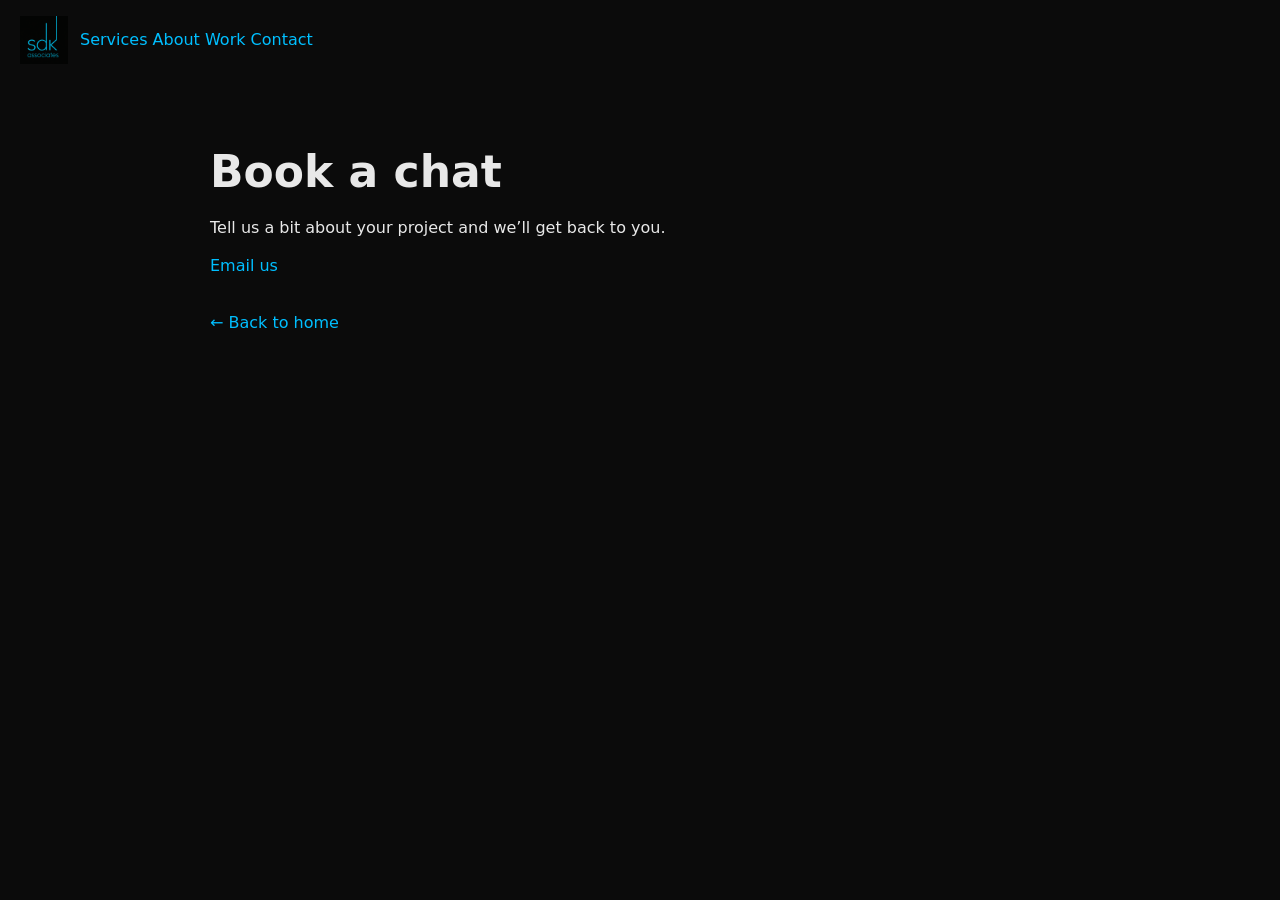
<file: contact.html>
<!doctype html>
<html lang="en">
<head>
  <meta charset="utf-8" />
  <meta name="viewport" content="width=device-width, initial-scale=1" />
  <title>Book a chat · SDK Associates</title>

  <!-- Site CSS + Fonts -->
  <link rel="stylesheet" href="assets/style.css">
  <link href="https://fonts.googleapis.com/css2?family=Inter:wght@300;400;600;800&display=swap" rel="stylesheet">
</head>
<body>
  <header class="nav" style="padding:1rem 1.25rem;">
    <a href="index.html" class="logo">
      <img src="assets/sdkassociates_logo.png" alt="SDK Associates" class="logo-img">
    </a>
    <nav style="float:right; gap:1rem;">
      <a href="services.html">Services</a>
      <a href="about.html">About</a>
      <a href="work.html">Work</a>
      <a href="contact.html">Contact</a>
    </nav>
  </header>

  <main class="container" style="max-width:900px; margin:4rem auto;">
    <h1>Book a chat</h1>
    <p>Tell us a bit about your project and we’ll get back to you.</p>

    <!-- Replace with your real email or scheduling link -->
    <p><a class="button primary" href="mailto:hello@sdkassociates.com.au">Email us</a></p>

    <p style="margin-top:2rem;"><a href="index.html">← Back to home</a></p>
  </main>
</body>
</html>
</file>
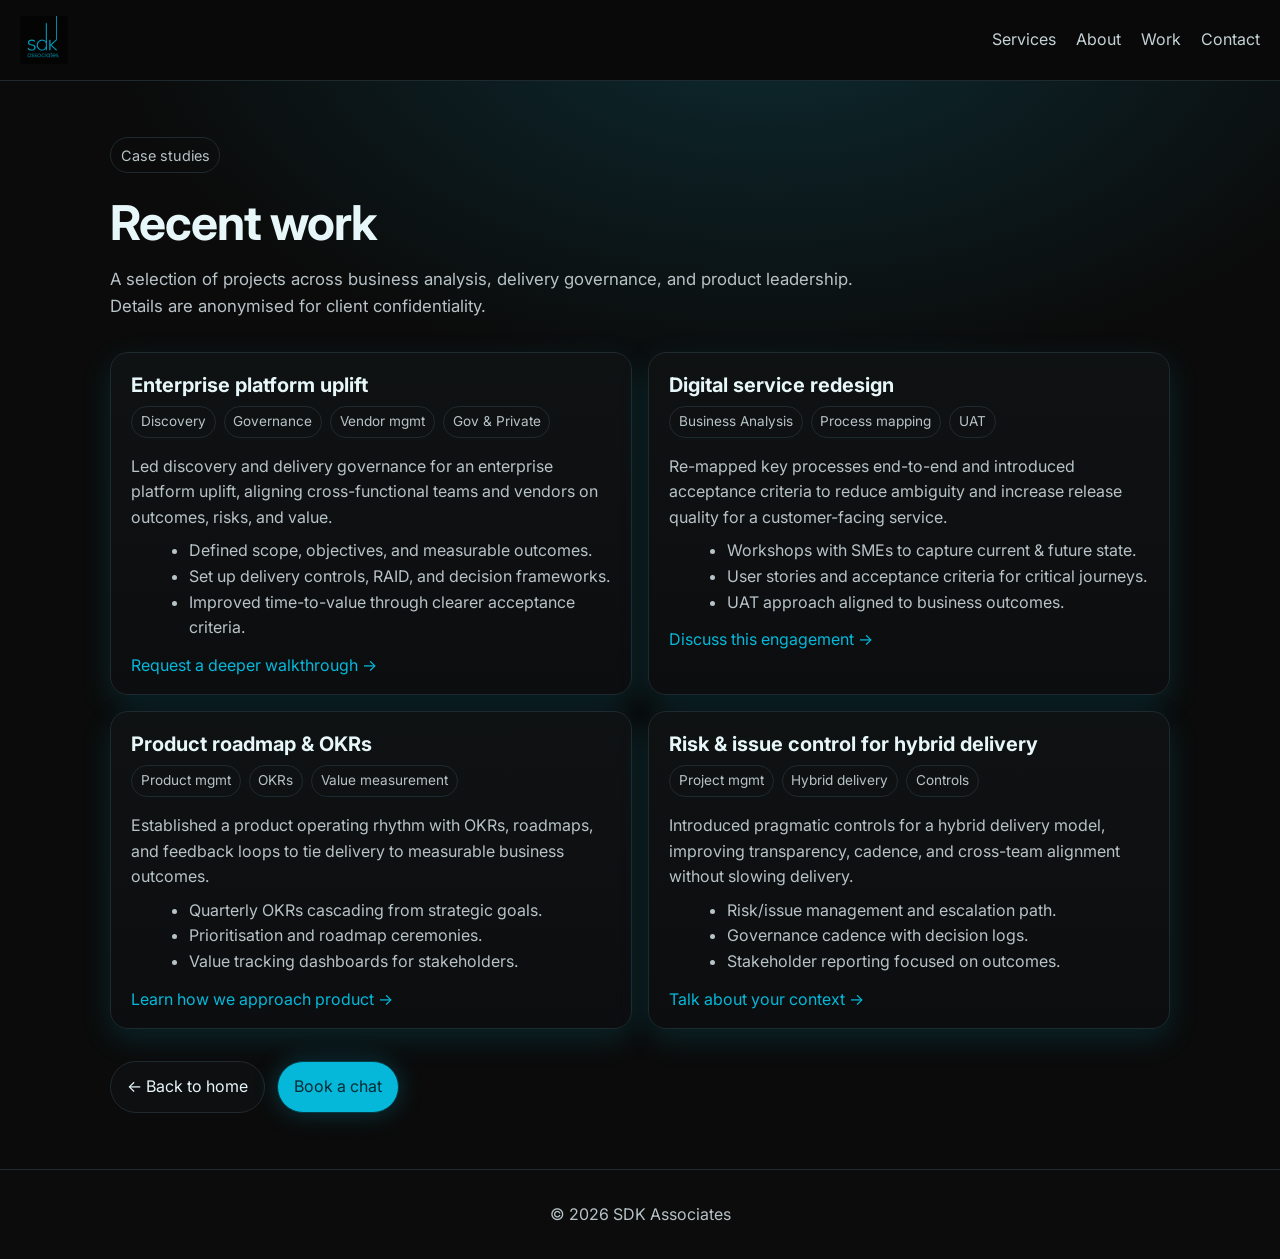
<file: work.html>
<!doctype html>
<html lang="en">
<head>
  <meta charset="utf-8" />
  <meta name="viewport" content="width=device-width, initial-scale=1" />
  <title>Recent work · SDK Associates</title>
  <meta name="description" content="Case studies and recent work from SDK Associates — Business Analysis, Project & Product Management." />
  <meta property="og:title" content="Recent work · SDK Associates" />
  <meta property="og:description" content="Case studies and recent work from SDK Associates — Business Analysis, Project & Product Management." />
  <meta property="og:image" content="assets/sdkassociates_logo.png" />
  <meta property="og:type" content="website" />

  <!-- Site CSS + Fonts -->
  <link rel="stylesheet" href="assets/style.css">
  <link href="https://fonts.googleapis.com/css2?family=Inter:wght@300;400;600;800&display=swap" rel="stylesheet">

  <!-- Page styles (kept light so it fits your theme) -->
  <style>
    :root {
      --bg:#0b0b0b;
      --ink:#e6f6f9;
      --muted:#b8c3c7;
      --brand:#05b8da;
      --card:#111;
      --line:#1f2a2e;
      --shadow: 0 10px 30px rgba(5,184,218,.15);
      --radius: 18px;
    }
    * { box-sizing: border-box; }

    html, body {
      margin: 0;
      color: var(--ink);
      background: radial-gradient(1200px 700px at 60% 0%, #0d2b31 0%, #0b0b0b 55%);
      font-family: Inter, system-ui, -apple-system, Segoe UI, Roboto, Helvetica, Arial, sans-serif;
    }

    /* Header / nav */
    header.nav {
      display: flex;
      align-items: center;
      justify-content: space-between;
      gap: 1rem;
      padding: 1rem 1.25rem;
      background: #090909;
      border-bottom: 1px solid var(--line);
      position: sticky;
      top: 0;
      z-index: 10;
    }
    header .logo { display: inline-flex; align-items: center; gap: .6rem; text-decoration: none; }
    header nav a {
      color: var(--ink);
      text-decoration: none;
      opacity: .85;
      margin-left: 1rem;
    }
    header nav a:hover { opacity: 1; color: var(--brand); }

    /* Layout */
    .container {
      max-width: 1100px;
      margin: 3.5rem auto;
      padding: 0 1.25rem;
    }
    .kicker {
      display:inline-block;
      font-size: .9rem;
      color: var(--muted);
      border: 1px solid var(--line);
      padding: .35rem .6rem;
      border-radius: 999px;
      margin-bottom: 1rem;
    }
    h1 {
      font-size: clamp(2rem, 3.8vw, 3rem);
      line-height: 1.1;
      margin: .5rem 0 1rem;
      letter-spacing: -.02em;
    }
    p.lead {
      color: var(--muted);
      font-size: 1.05rem;
      max-width: 70ch;
    }

    /* Cards */
    .grid {
      display: grid;
      grid-template-columns: repeat(12, 1fr);
      gap: 1rem;
      margin-top: 2rem;
    }
    .card {
      grid-column: span 12;
      background: linear-gradient(180deg, #0f1213, #0c0d0f);
      border: 1px solid var(--line);
      border-radius: var(--radius);
      box-shadow: var(--shadow);
      padding: 1.25rem 1.25rem 1rem;
    }
    @media (min-width: 840px) {
      .card { grid-column: span 6; }
    }
    .card h2 { margin: 0 0 .5rem; font-size: 1.25rem; }
    .meta {
      display:flex; flex-wrap:wrap; gap:.5rem;
      margin:.35rem 0 1rem;
    }
    .tag {
      border: 1px solid var(--line);
      color: var(--muted);
      padding: .25rem .55rem;
      border-radius: 999px;
      font-size: .85rem;
    }
    .card p { color: var(--muted); margin: .5rem 0; }
    .card ul { margin: .35rem 0 .75rem 1.1rem; color: var(--muted); }
    .card a { color: var(--brand); text-decoration: none; }
    .card a:hover { text-decoration: underline; }

    /* Footer */
    footer {
      border-top: 1px solid var(--line);
      color: var(--muted);
      padding: 2rem 1.25rem;
      text-align: center;
      margin-top: 3rem;
    }

    /* Buttons (reuse look from home) */
    .button {
      display:inline-block;
      padding:.75rem 1rem;
      border-radius: 999px;
      border:1px solid var(--line);
      background:#0d0f10;
      color:var(--ink);
      text-decoration:none;
    }
    .button.primary {
      background: var(--brand);
      color: #032c33;
      border: 1px solid #043b44;
      box-shadow: 0 0 24px rgba(5,184,218,.25);
    }
  </style>
</head>
<body>
  <header class="nav">
    <a href="index.html" class="logo" aria-label="SDK Associates home">
      <img src="assets/sdkassociates_logo.png" alt="SDK Associates" class="logo-img">
    </a>
    <nav>
      <a href="services.html">Services</a>
      <a href="about.html">About</a>
      <a href="work.html" aria-current="page">Work</a>
      <a href="contact.html">Contact</a>
    </nav>
  </header>

  <main class="container">
    <span class="kicker">Case studies</span>
    <h1>Recent work</h1>
    <p class="lead">
      A selection of projects across business analysis, delivery governance,
      and product leadership. Details are anonymised for client confidentiality.
    </p>

    <section class="grid">
      <!-- Case study 1 -->
      <article class="card">
        <h2>Enterprise platform uplift</h2>
        <div class="meta">
          <span class="tag">Discovery</span>
          <span class="tag">Governance</span>
          <span class="tag">Vendor mgmt</span>
          <span class="tag">Gov &amp; Private</span>
        </div>
        <p>
          Led discovery and delivery governance for an enterprise platform uplift,
          aligning cross-functional teams and vendors on outcomes, risks, and value.
        </p>
        <ul>
          <li>Defined scope, objectives, and measurable outcomes.</li>
          <li>Set up delivery controls, RAID, and decision frameworks.</li>
          <li>Improved time-to-value through clearer acceptance criteria.</li>
        </ul>
        <a href="#" aria-disabled="true">Request a deeper walkthrough →</a>
      </article>

      <!-- Case study 2 -->
      <article class="card">
        <h2>Digital service redesign</h2>
        <div class="meta">
          <span class="tag">Business Analysis</span>
          <span class="tag">Process mapping</span>
          <span class="tag">UAT</span>
        </div>
        <p>
          Re-mapped key processes end-to-end and introduced acceptance criteria
          to reduce ambiguity and increase release quality for a customer-facing service.
        </p>
        <ul>
          <li>Workshops with SMEs to capture current &amp; future state.</li>
          <li>User stories and acceptance criteria for critical journeys.</li>
          <li>UAT approach aligned to business outcomes.</li>
        </ul>
        <a href="#" aria-disabled="true">Discuss this engagement →</a>
      </article>

      <!-- Case study 3 -->
      <article class="card">
        <h2>Product roadmap &amp; OKRs</h2>
        <div class="meta">
          <span class="tag">Product mgmt</span>
          <span class="tag">OKRs</span>
          <span class="tag">Value measurement</span>
        </div>
        <p>
          Established a product operating rhythm with OKRs, roadmaps, and feedback loops
          to tie delivery to measurable business outcomes.
        </p>
        <ul>
          <li>Quarterly OKRs cascading from strategic goals.</li>
          <li>Prioritisation and roadmap ceremonies.</li>
          <li>Value tracking dashboards for stakeholders.</li>
        </ul>
        <a href="#" aria-disabled="true">Learn how we approach product →</a>
      </article>

      <!-- Case study 4 -->
      <article class="card">
        <h2>Risk &amp; issue control for hybrid delivery</h2>
        <div class="meta">
          <span class="tag">Project mgmt</span>
          <span class="tag">Hybrid delivery</span>
          <span class="tag">Controls</span>
        </div>
        <p>
          Introduced pragmatic controls for a hybrid delivery model, improving transparency,
          cadence, and cross-team alignment without slowing delivery.
        </p>
        <ul>
          <li>Risk/issue management and escalation path.</li>
          <li>Governance cadence with decision logs.</li>
          <li>Stakeholder reporting focused on outcomes.</li>
        </ul>
        <a href="#" aria-disabled="true">Talk about your context →</a>
      </article>
    </section>

    <p style="margin-top:2rem;">
      <a class="button" href="index.html">← Back to home</a>
      <a class="button primary" href="contact.html" style="margin-left:.5rem;">Book a chat</a>
    </p>
  </main>

  <footer>
    © <span id="y"></span> SDK Associates
  </footer>

  <script>
    document.getElementById('y').textContent = new Date().getFullYear();
  </script>
</body>
</html>
</file>
<file: assets/style.css>
/* Logo styling */
.logo-img {
  width: 300px;   /* Adjust as needed */
  height: auto;   /* Keeps proportions */
}

/* Header logo sizing */
header .logo img,
.logo img,
.logo-img {
  height: 48px;   /* try 48–64px */
  width: auto;
}

/* --------- Base / Reset --------- */
* { box-sizing: border-box; }
html { scroll-behavior: smooth; }
:root{
  --bg:#0b0b0b;           /* site background */
  --surface:#131313;      /* card/section bg */
  --text:#e8e8e8;         /* body text */
  --muted:#b9b9b9;        /* secondary text */
  --brand:#00bfff;        /* theme blue */
  --brand-dk:#009acd;     /* hover blue */
  --border:#222;          /* subtle borders */
  --radius:12px;
  --maxw:1200px;
}
body{
  margin:0;
  font-family: system-ui, -apple-system, Segoe UI, Roboto, "Helvetica Neue", Arial, "Noto Sans", "Liberation Sans", sans-serif;
  color:var(--text);
  background:var(--bg);
  line-height:1.6;
}

/* --------- Layout helpers --------- */
.container{
  width:100%;
  max-width:var(--maxw);
  margin:0 auto;
  padding:0 20px;
}

.section{
  padding:64px 0;
  border-top:1px solid var(--border);
}
.section--tight{ padding:36px 0; }

.grid{
  display:grid;
  gap:20px;
}
.grid-2{ grid-template-columns: repeat(2, minmax(0,1fr)); }
.grid-3{ grid-template-columns: repeat(3, minmax(0,1fr)); }

.card{
  background:var(--surface);
  border:1px solid var(--border);
  border-radius:var(--radius);
  padding:20px;
}

h1,h2,h3{ line-height:1.25; margin:0 0 16px; }
h1{ font-size:clamp(28px, 4.5vw, 44px); }
h2{ font-size:clamp(22px, 3.2vw, 32px); }
h3{ font-size:clamp(18px, 2.6vw, 24px); }
p{ margin:0 0 12px; color:var(--text); }

/* --------- Buttons & links --------- */
a{ color:var(--brand); text-decoration:none; }
a:hover{ color:var(--brand-dk); }
.btn{
  display:inline-block;
  padding:10px 18px;
  background:var(--brand);
  color:#fff;
  border-radius:8px;
  border:1px solid transparent;
  transition:transform .2s ease, background .2s ease, box-shadow .2s ease;
  text-align:center;
}
.btn:hover{ background:var(--brand-dk); transform:translateY(-2px); }

/* --------- Header / Nav --------- */
.site-header{
  position:sticky; top:0; z-index:50;
  background:rgba(11,11,11,.85);
  backdrop-filter:saturate(180%) blur(8px);
  border-bottom:1px solid var(--border);
}
.navbar{
  display:flex; align-items:center; justify-content:space-between;
  gap:16px; padding:12px 0;
}
.logo{
  display:flex;
  align-items:center;
  gap:.6rem;
  font-weight:700;
  margin-left:0;   /* keep it left */
}

.logo-img{ max-width:120px; height:auto; display:block; }
.nav-links{
  display:flex; flex-wrap:wrap; gap:14px;
}
.nav-links a{
  color:var(--text);
  padding:8px 10px;
  border-radius:8px;
}
.nav-links a:hover{ background:#1a1a1a; }

/* Small-screen nav (checkbox hamburger, no JS) */
.nav-toggle{ display:none; }
.nav-burger{ display:none; cursor:pointer; padding:8px 10px; border:1px solid var(--border); border-radius:8px; }
.nav-burger span{ display:block; width:22px; height:2px; background:var(--text); margin:5px 0; }

/* --------- Hero --------- */
.hero{
  display:grid; gap:20px; align-items:center;
  grid-template-columns: 1.2fr .8fr;
}
.hero .hero-img{
  width:100%; height:auto; border-radius:var(--radius);
  border:1px solid var(--border);
}

/* --------- “Services / About / Work” cards --------- */
.item{
  display:flex; flex-direction:column; gap:8px;
}
.item h3{ margin-bottom:6px; }
.item p{ color:var(--muted); }

/* --------- Contact --------- */
.form{
  display:grid; gap:12px;
}
.input, .textarea{
  width:100%;
  padding:12px 14px;
  background:#0f0f0f;
  border:1px solid var(--border);
  border-radius:8px; color:var(--text);
}
.textarea{ min-height:120px; resize:vertical; }

/* --------- Footer --------- */
footer{
  border-top:1px solid var(--border);
  background:#0c0c0c;
}
.footer-content{
  display:flex; gap:24px; justify-content:space-between; align-items:flex-start;
}
.footer-col{ flex:1; min-width:240px; }
.footer-bottom{
  border-top:1px solid var(--border);
  margin-top:24px; padding-top:16px;
  color:var(--muted); text-align:center;
}
.useful-links .link-buttons{
  display:flex; flex-wrap:wrap; gap:10px;
}
.btn-link{
  display:inline-block; padding:10px 16px;
  background:var(--brand); color:#fff; border-radius:8px;
  transition:background .2s ease, transform .2s ease;
}
.btn-link:hover{ background:var(--brand-dk); transform:translateY(-2px); }

/* --------- Responsive Breakpoints --------- */

/* <= 1024px: 3→2 columns, hero stacks nicer */
@media (max-width: 1024px){
  .grid-3{ grid-template-columns: repeat(2, minmax(0,1fr)); }
  .hero{ grid-template-columns: 1fr; }
  .hero .hero-img{ order:2; }
}

/* <= 768px: tighten paddings, 2→1 columns, footer stacks, mobile nav */
@media (max-width: 768px){
  .section{ padding:44px 0; }
  .grid-2, .grid-3{ grid-template-columns: 1fr; }
  .footer-content{ flex-direction:column; text-align:center; }
  .logo-img{ max-width:96px; }

  /* Hamburger appears */
  .nav-burger{ display:block; }
  .nav-links{
    display:none; flex-direction:column;
    width:100%; padding:10px 0; border-top:1px solid var(--border);
  }
  .nav-toggle:checked ~ .nav-links{ display:flex; }
}

/* <= 480px: bigger tap targets, full‑width buttons */
@media (max-width: 480px){
  .btn, .btn-link{ width:100%; }
  .container{ padding:0 16px; }
  .logo-img{ max-width:84px; }
}

/* =========================================================
   Compat layer for the new index.html (drawer + grids)
   Keeps your existing look & feel, adds missing selectors.
   =======================================================*/

/* Header (keeps menu left, logo right) */
.site-header{
  position: sticky; top: 0; z-index: 60;
  background: rgba(11,11,11,.85);
  backdrop-filter: saturate(180%) blur(8px);
  border-bottom: 1px solid var(--border);
}
.nav{ display:flex; align-items:center; justify-content:flex-start; gap:16px; padding:12px 0; }
.menu-btn{
  display:none; cursor:pointer; padding:8px 12px;
  border:1px solid var(--border); border-radius:8px; color:var(--text); background:transparent;
}
.logo{ display:flex; align-items:center; gap:10px; color:var(--text); text-decoration:none; margin-left:auto; }
.logo img{ height:48px; width:auto; display:block; } /* respects your logo sizing */

/* Show inline nav on desktop; mobile uses drawer */
.navlinks{ display:flex; flex-wrap:wrap; gap:14px; }
.navlinks a{ color:var(--text); padding:8px 10px; border-radius:8px; }
.navlinks a:hover{ background:#1a1a1a; }
@media (max-width:880px){
  .menu-btn{ display:inline-flex; align-items:center; gap:.5rem; }
  .navlinks{ display:none; }
}

/* Buttons to match your palette */
.btn{ display:inline-block; padding:10px 18px; border-radius:8px; border:1px solid transparent;
      transition:transform .2s ease, background .2s ease, box-shadow .2s ease; }
.btn-primary{ background:var(--brand); color:#fff; }
.btn-primary:hover{ background:var(--brand-dk); transform:translateY(-2px); }
.btn-outline{ background:transparent; border:1px solid var(--border); color:var(--text); }
.btn-outline:hover{ background:#1a1a1a; }

/* Hero details */
.pill{ display:inline-block; font-size:.85rem; color:var(--muted);
       background:#0f0f0f; border:1px solid var(--border); padding:.28rem .6rem; border-radius:999px; margin-bottom:.6rem; }
.lead{ color:var(--muted); max-width:65ch; }
.badges{ display:flex; gap:16px; align-items:center; flex-wrap:wrap; opacity:.9; }
.badges img{ height:28px; width:auto; }

/* Cards & grids used on Services/Work */
.cards{ display:grid; gap:20px; }
@media (min-width:600px){ .cards{ grid-template-columns: repeat(2, minmax(0,1fr)); } }
@media (min-width:992px){ .cards{ grid-template-columns: repeat(3, minmax(0,1fr)); } }
.card{ background:var(--surface); border:1px solid var(--border); border-radius:var(--radius); padding:20px; }

.workgrid{ display:grid; gap:20px; }
@media (min-width:600px){ .workgrid{ grid-template-columns: repeat(2, minmax(0,1fr)); } }
@media (min-width:992px){ .workgrid{ grid-template-columns: repeat(3, minmax(0,1fr)); } }
.work{ border:1px solid var(--border); border-radius:var(--radius); overflow:hidden; background:var(--surface); }
.work .meta{ padding:16px; }
.work h4{ margin:0 0 6px; font-size:1rem; }
.work p{ margin:0; color:var(--muted); }

/* Contact form (align with your existing inputs) */
.contact{ display:grid; gap:20px; }
@media (min-width:768px){ .contact{ grid-template-columns:1.2fr .8fr; } }
.form{ display:grid; gap:12px; }
.form input, .form textarea{ width:100%; padding:12px 14px; background:#0f0f0f; border:1px solid var(--border); border-radius:8px; color:var(--text); }

/* Left slide-in drawer menu */
.backdrop{
  position:fixed; inset:0; background:rgba(0,0,0,.45);
  opacity:0; pointer-events:none; transition:opacity .2s ease; z-index:55;
}
.backdrop.show{ opacity:1; pointer-events:auto; }
.drawer{
  position:fixed; top:0; left:0; height:100dvh; width:min(88vw, 320px);
  background:var(--surface); border-right:1px solid var(--border);
  transform:translateX(-100%); transition:transform .25s ease; z-index:56; display:flex; flex-direction:column;
}
.drawer.open{ transform:translateX(0); }
.drawer header{ display:flex; align-items:center; justify-content:space-between; padding:1rem; border-bottom:1px solid var(--border); }
.drawer nav{ display:flex; flex-direction:column; padding:.5rem; }
.drawer a{ padding:.9rem 1rem; border-radius:8px; color:var(--text); }
.drawer a:hover, .drawer a:focus{ background:#1a1a1a; }
@media (min-width:881px){ .backdrop, .drawer{ display:none; } }

/* ---- Layout density tweaks ---- */

/* 1) Let content breathe wider on desktop */
:root{
  --container: 1280px;     /* was ~1200; try 1280–1440 if you want even wider */
}

/* 2) Reduce top/bottom section padding a bit */
.section{ padding-block: 1.25rem; }           /* default */
@media (min-width: 768px){ .section{ padding-block: 1.75rem; } }
@media (min-width: 992px){ .section{ padding-block: 2rem; } }  /* was 2.5rem+ */

/* 3) Hero: use more width and less unused height */
.hero{
  min-height: 38vh;            /* was ~46–55vh; shorten the “tall empty” feel */
  align-items: center; 
}
@media (min-width: 992px){
  .hero{
    grid-template-columns: 1.2fr 0.8fr;   /* give the text column more space */
    gap: 2rem;
    min-height: 48vh;
  }
}

/* 4) Headline size & wrapping — slightly smaller on huge screens */
.hero h1{
  font-size: clamp(1.8rem, 2.4vw + 1rem, 2.6rem); /* was up to 3rem */
  margin-bottom: .75rem;
}
.lead{ max-width: 72ch; }

/* 5) Buttons/badges tighten up */
.cta-row{ gap: .75rem; margin-top: .9rem; }
.badges{ gap: 1.25rem; margin-top: 1rem; flex-wrap: wrap; }

/* 6) Cards grid: show 3-up earlier so there’s less dead space */
@media (min-width: 900px){ .cards{ grid-template-columns: repeat(3,1fr); } }

/* 7) Work tiles: balanced aspect and less vertical padding */
.work .meta{ padding: .85rem; }

/* 8) Header spacing (nav) a bit tighter */
.nav{ gap: .75rem; }
.navlinks a{ padding: .4rem .25rem; }

/* 9) Optional: slightly larger container on very big screens */
@media (min-width: 1440px){
  .container{ width: min(100% - 2rem, 1400px); }
}

/* ==== Header height + alignment ==== */
.site-header{
  position: sticky;
  top: 0;
  z-index: 60;
  background: rgba(7,11,15,.78);
  backdrop-filter: blur(6px);
  border-bottom: 1px solid rgba(255,255,255,.06);
  width: 100%;
  height: 64px;                 /* fixed vertical height */
}

.site-header .container{
  height: 64px;                 /* make inner row match header */
  display: flex;
  align-items: center;          /* vertical center */
  justify-content: space-between;
  padding-inline: 1rem;
}

/* Nav links spacing for the taller header */
.navlinks a{
  padding: 0.5rem 0.8rem;
  line-height: 1;
}

/* ==== Header logo sizing (only in header) ==== */
.site-header .logo img{
  height: 40px;                 /* try 40–48px; stays inside 64px header */
  width: auto;
}

/* Remove any auto-right push so it stays on the left */
.logo{ margin-left: 0; }

/* ==== Mobile menu button aligns in taller header ==== */
.menu-btn{
  padding: .45rem .7rem;
  line-height: 1;
}

/* ==== Scope big logo elsewhere (e.g., hero) without touching header) ==== */
/* If you still want a wide logo in non-header places, scope the width there: */
.hero .logo-img{ width: 300px; height: auto; }   /* ONLY in hero */
</file>
